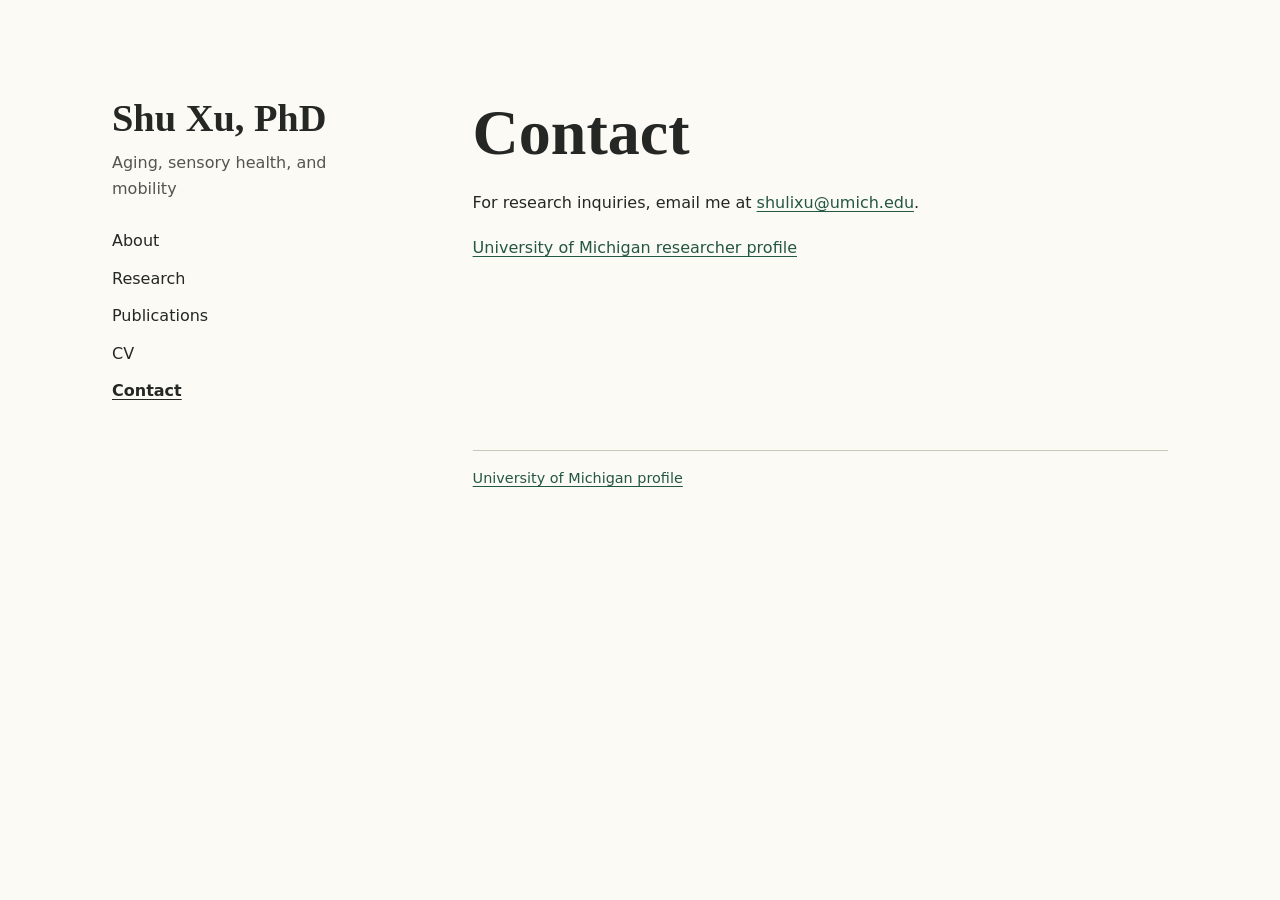
<file: contact.html>
<!doctype html>
<html lang="en">
<head>
  <meta charset="utf-8">
  <meta name="viewport" content="width=device-width, initial-scale=1">
  <meta name="description" content="University of Michigan research contact information for Shu Xu.">
  <title>Contact | Shu Xu, PhD</title>
  <link rel="stylesheet" href="styles.css">
</head>
<body>
  <a class="skip" href="#main">Skip to content</a>
  <div class="layout">
    <header>
      <a class="name" href="index.html">Shu Xu, PhD</a>
      <p class="subtitle">Aging, sensory health, and mobility</p>
      <nav aria-label="Main navigation">
        <ul>
          <li><a href="index.html">About</a></li>
          <li><a href="research.html">Research</a></li>
          <li><a href="publications.html">Publications</a></li>
          <li><a href="cv.html">CV</a></li>
          <li><a href="contact.html" aria-current="page">Contact</a></li>
        </ul>
      </nav>
    </header>
    <main id="main" tabindex="-1">
      <h1>Contact</h1>
      <p>For research inquiries, email me at <a href="mailto:shulixu@umich.edu">shulixu@umich.edu</a>.</p>
      <p><a href="https://src.isr.umich.edu/research/faculty-profiles/profiles/xushu/">University of Michigan researcher profile</a></p>
    </main>
    <footer><a href="https://src.isr.umich.edu/research/faculty-profiles/profiles/xushu/">University of Michigan profile</a></footer>
  </div>
</body>
</html>
</file>
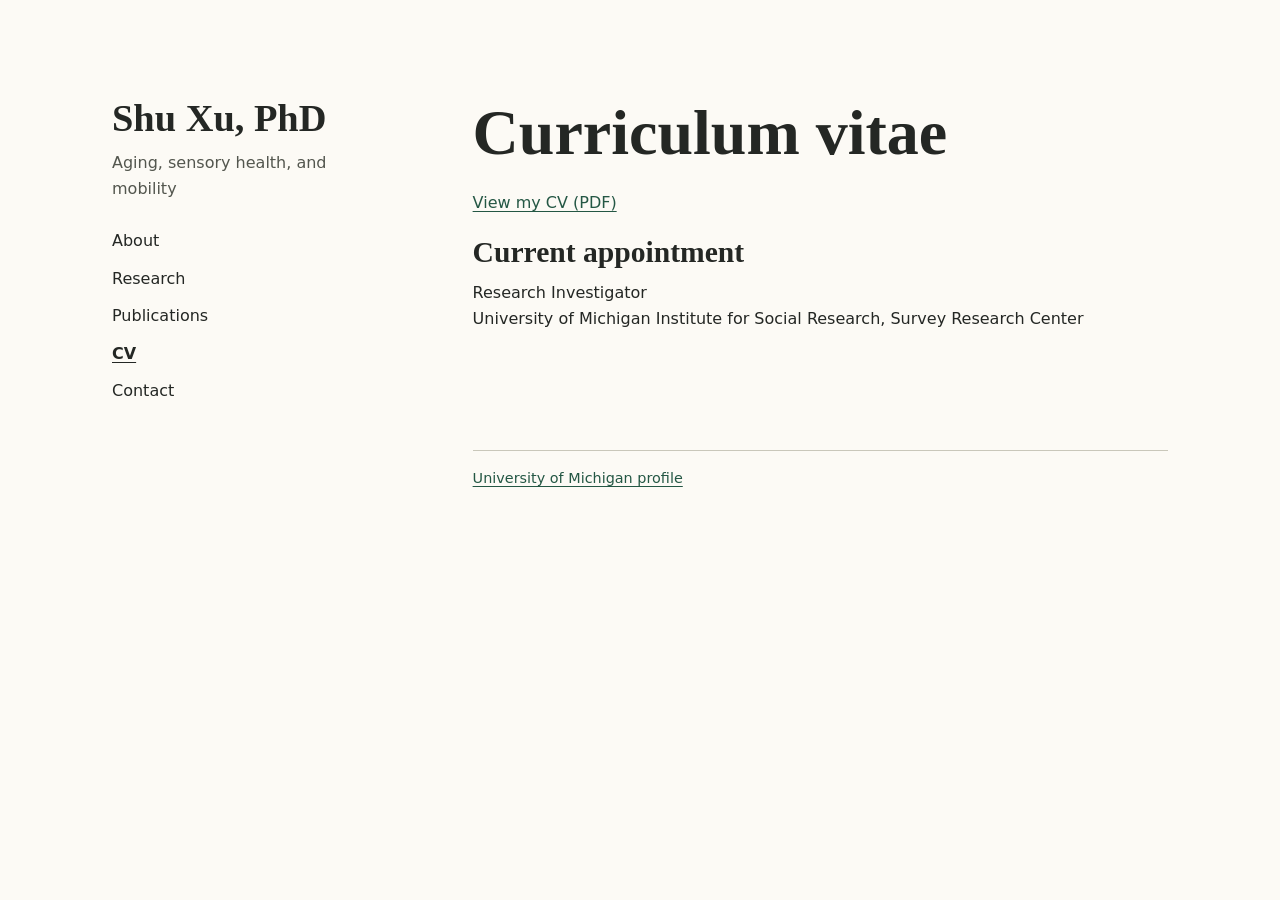
<file: cv.html>
<!doctype html>
<html lang="en">
<head>
  <meta charset="utf-8">
  <meta name="viewport" content="width=device-width, initial-scale=1">
  <meta name="description" content="Shu Xu’s curriculum vitae and current University of Michigan appointment.">
  <title>CV | Shu Xu, PhD</title>
  <link rel="stylesheet" href="styles.css">
</head>
<body>
  <a class="skip" href="#main">Skip to content</a>
  <div class="layout">
    <header>
      <a class="name" href="index.html">Shu Xu, PhD</a>
      <p class="subtitle">Aging, sensory health, and mobility</p>
      <nav aria-label="Main navigation">
        <ul>
          <li><a href="index.html">About</a></li>
          <li><a href="research.html">Research</a></li>
          <li><a href="publications.html">Publications</a></li>
          <li><a href="cv.html" aria-current="page">CV</a></li>
          <li><a href="contact.html">Contact</a></li>
        </ul>
      </nav>
    </header>
    <main id="main" tabindex="-1">
      <h1>Curriculum vitae</h1>
      <p><a href="https://api.isr.umich.edu/wp-content/uploads/2024/06/Shu-Xu_CV_2026.10.pdf">View my CV (PDF)</a></p>
      <h2>Current appointment</h2>
      <p>Research Investigator<br>University of Michigan Institute for Social Research, Survey Research Center</p>
    </main>
    <footer><a href="https://src.isr.umich.edu/research/faculty-profiles/profiles/xushu/">University of Michigan profile</a></footer>
  </div>
</body>
</html>
</file>
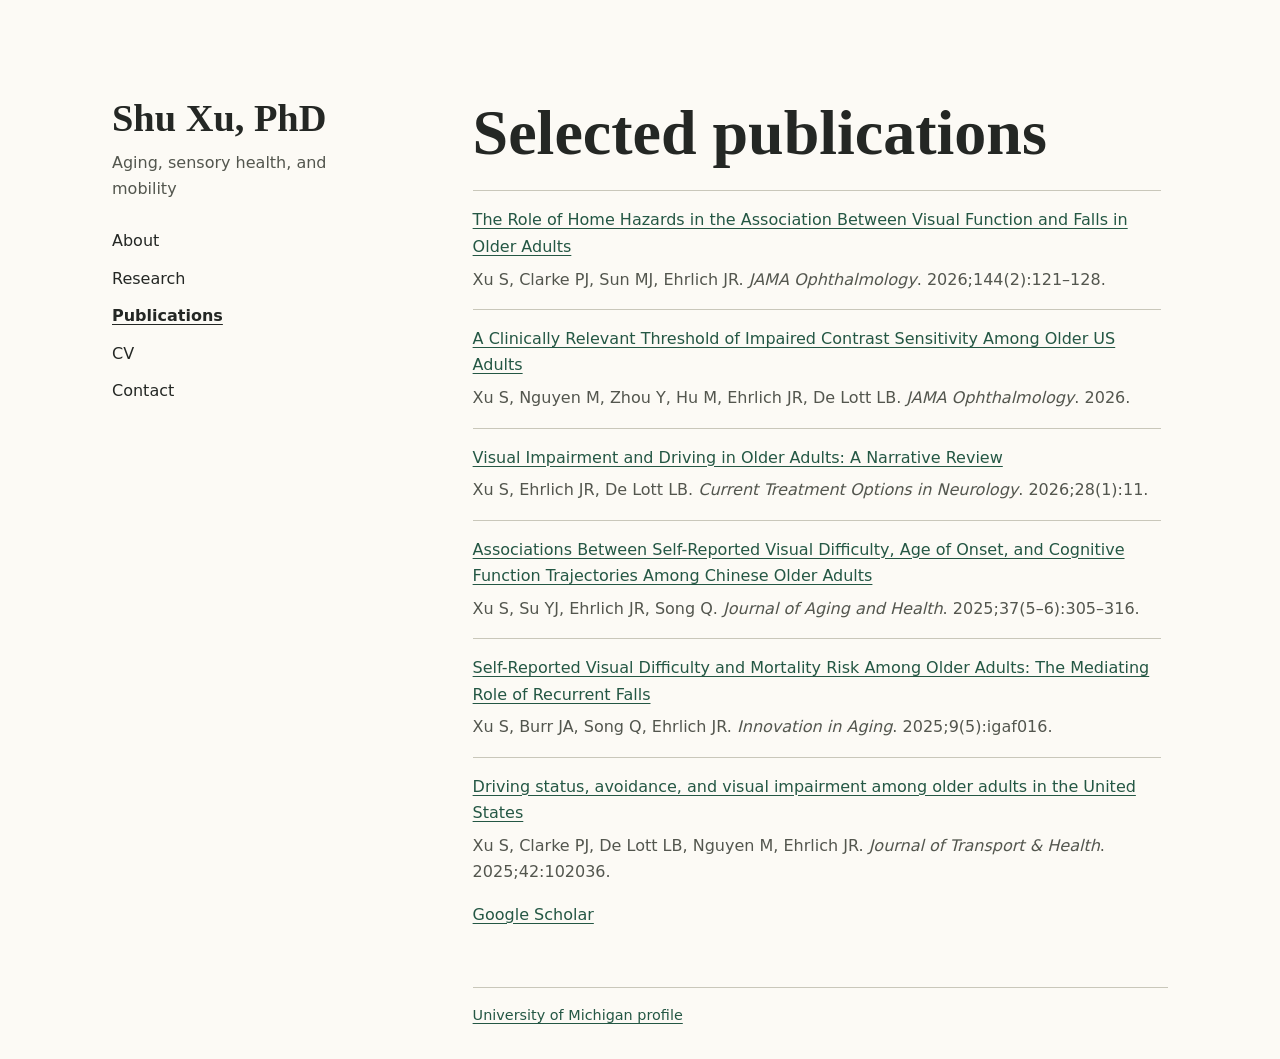
<file: publications.html>
<!doctype html>
<html lang="en">
<head>
  <meta charset="utf-8">
  <meta name="viewport" content="width=device-width, initial-scale=1">
  <meta name="description" content="Selected papers by Shu Xu on aging, mobility, and vision.">
  <title>Publications | Shu Xu, PhD</title>
  <link rel="stylesheet" href="styles.css">
</head>
<body>
  <a class="skip" href="#main">Skip to content</a>
  <div class="layout">
    <header>
      <a class="name" href="index.html">Shu Xu, PhD</a>
      <p class="subtitle">Aging, sensory health, and mobility</p>
      <nav aria-label="Main navigation">
        <ul>
          <li><a href="index.html">About</a></li>
          <li><a href="research.html">Research</a></li>
          <li><a href="publications.html" aria-current="page">Publications</a></li>
          <li><a href="cv.html">CV</a></li>
          <li><a href="contact.html">Contact</a></li>
        </ul>
      </nav>
    </header>
    <main id="main" tabindex="-1">
      <h1>Selected publications</h1>
      <ul class="publications">
        <li><a href="https://doi.org/10.1001/jamaophthalmol.2025.5057">The Role of Home Hazards in the Association Between Visual Function and Falls in Older Adults</a><p>Xu S, Clarke PJ, Sun MJ, Ehrlich JR. <cite>JAMA Ophthalmology</cite>. 2026;144(2):121–128.</p></li>
        <li><a href="https://doi.org/10.1001/jamaophthalmol.2026.1570">A Clinically Relevant Threshold of Impaired Contrast Sensitivity Among Older US Adults</a><p>Xu S, Nguyen M, Zhou Y, Hu M, Ehrlich JR, De Lott LB. <cite>JAMA Ophthalmology</cite>. 2026.</p></li>
        <li><a href="https://doi.org/10.1007/s11940-026-00871-z">Visual Impairment and Driving in Older Adults: A Narrative Review</a><p>Xu S, Ehrlich JR, De Lott LB. <cite>Current Treatment Options in Neurology</cite>. 2026;28(1):11.</p></li>
        <li><a href="https://doi.org/10.1177/08982643241247251">Associations Between Self-Reported Visual Difficulty, Age of Onset, and Cognitive Function Trajectories Among Chinese Older Adults</a><p>Xu S, Su YJ, Ehrlich JR, Song Q. <cite>Journal of Aging and Health</cite>. 2025;37(5–6):305–316.</p></li>
        <li><a href="https://doi.org/10.1093/geroni/igaf016">Self-Reported Visual Difficulty and Mortality Risk Among Older Adults: The Mediating Role of Recurrent Falls</a><p>Xu S, Burr JA, Song Q, Ehrlich JR. <cite>Innovation in Aging</cite>. 2025;9(5):igaf016.</p></li>
        <li><a href="https://doi.org/10.1016/j.jth.2025.102036">Driving status, avoidance, and visual impairment among older adults in the United States</a><p>Xu S, Clarke PJ, De Lott LB, Nguyen M, Ehrlich JR. <cite>Journal of Transport &amp; Health</cite>. 2025;42:102036.</p></li>
      </ul>
      <p><a href="https://scholar.google.com/citations?user=77U8j58AAAAJ&amp;hl=en">Google Scholar</a></p>
    </main>
    <footer><a href="https://src.isr.umich.edu/research/faculty-profiles/profiles/xushu/">University of Michigan profile</a></footer>
  </div>
</body>
</html>
</file>
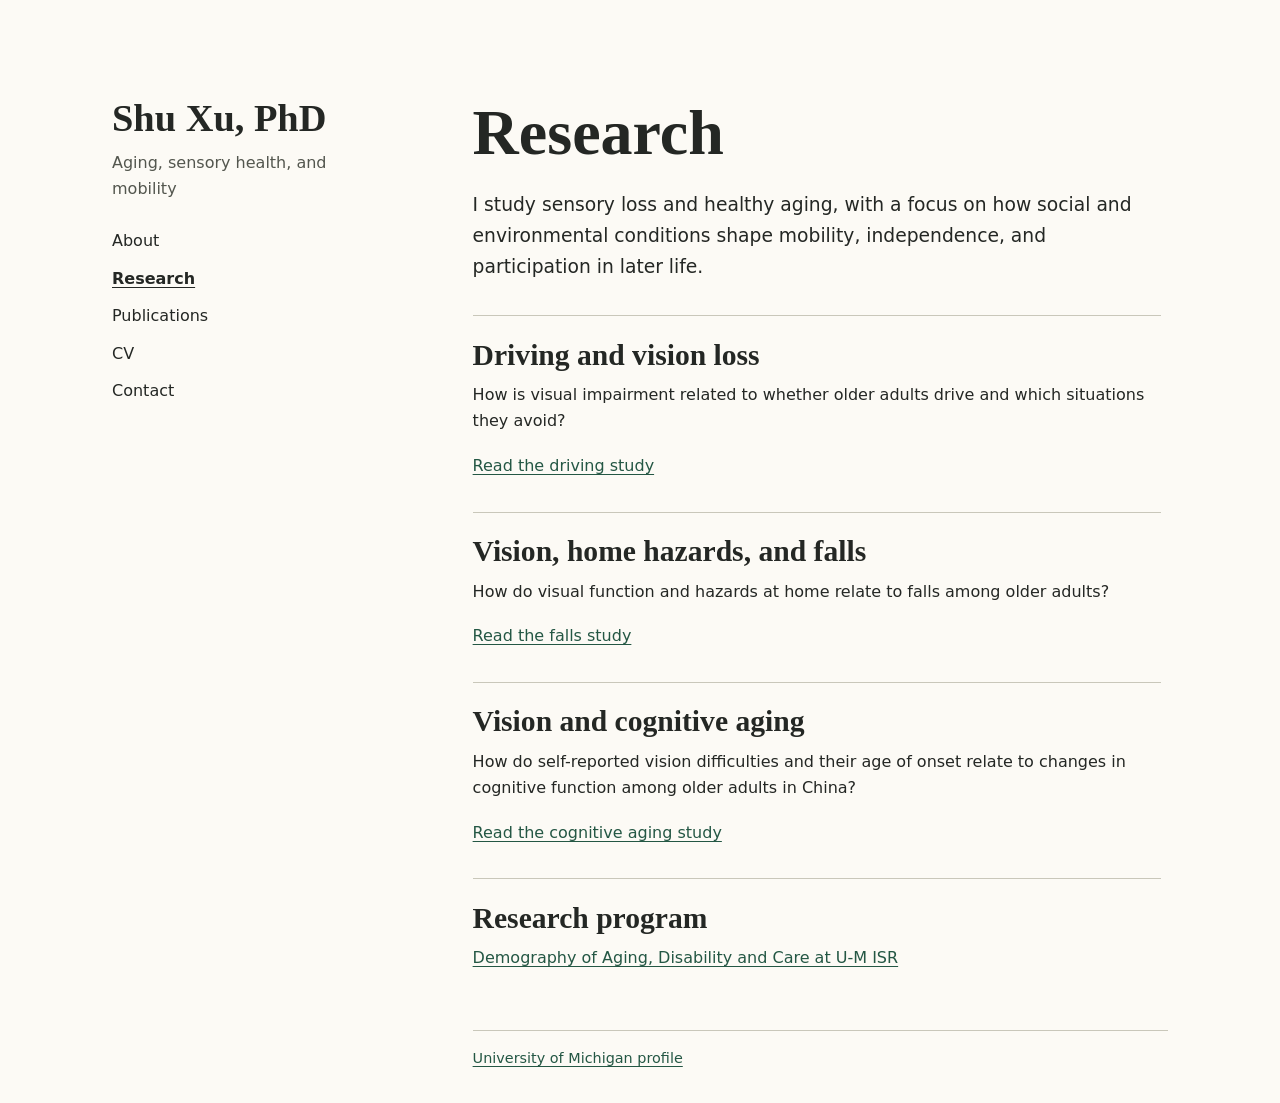
<file: research.html>
<!doctype html>
<html lang="en">
<head>
  <meta charset="utf-8">
  <meta name="viewport" content="width=device-width, initial-scale=1">
  <meta name="description" content="Research on sensory impairment, mobility, and aging by Shu Xu.">
  <title>Research | Shu Xu, PhD</title>
  <link rel="stylesheet" href="styles.css">
</head>
<body>
  <a class="skip" href="#main">Skip to content</a>
  <div class="layout">
    <header>
      <a class="name" href="index.html">Shu Xu, PhD</a>
      <p class="subtitle">Aging, sensory health, and mobility</p>
      <nav aria-label="Main navigation">
        <ul>
          <li><a href="index.html">About</a></li>
          <li><a href="research.html" aria-current="page">Research</a></li>
          <li><a href="publications.html">Publications</a></li>
          <li><a href="cv.html">CV</a></li>
          <li><a href="contact.html">Contact</a></li>
        </ul>
      </nav>
    </header>
    <main id="main" tabindex="-1">
      <h1>Research</h1>
      <p class="intro">I study sensory loss and healthy aging, with a focus on how social and environmental conditions shape mobility, independence, and participation in later life.</p>
      <section id="driving"><h2>Driving and vision loss</h2><p>How is visual impairment related to whether older adults drive and which situations they avoid?</p><p><a href="https://doi.org/10.1016/j.jth.2025.102036">Read the driving study</a></p></section>
      <section id="falls"><h2>Vision, home hazards, and falls</h2><p>How do visual function and hazards at home relate to falls among older adults?</p><p><a href="https://doi.org/10.1001/jamaophthalmol.2025.5057">Read the falls study</a></p></section>
      <section id="cognition"><h2>Vision and cognitive aging</h2><p>How do self-reported vision difficulties and their age of onset relate to changes in cognitive function among older adults in China?</p><p><a href="https://doi.org/10.1177/08982643241247251">Read the cognitive aging study</a></p></section>
      <section><h2>Research program</h2><p><a href="https://src.isr.umich.edu/research/projects/demography-of-aging-disability-and-care-dadc/">Demography of Aging, Disability and Care at U-M ISR</a></p></section>
    </main>
    <footer><a href="https://src.isr.umich.edu/research/faculty-profiles/profiles/xushu/">University of Michigan profile</a></footer>
  </div>
</body>
</html>
</file>
<file: styles.css>
:root {
  color-scheme: light;
  --ink: #242724;
  --muted: #53564e;
  --paper: #fcfaf5;
  --rule: #c9c7ba;
  --link: #245744;
  --focus: #974522;
  background: var(--paper);
  color: var(--ink);
  font: 1rem/1.65 system-ui, sans-serif;
}
* { box-sizing: border-box; }
body { margin: 0; }
a { color: var(--link); text-underline-offset: .2em; }
a:hover { text-decoration-thickness: .14em; }
:focus-visible { outline: 3px solid var(--focus); outline-offset: 4px; }
.skip { position: absolute; top: .75rem; left: 1rem; padding: .5rem .8rem; background: var(--paper); transform: translateY(-250%); }
.skip:focus { transform: none; }
.layout {
  width: min(100% - 2.5rem, 66rem);
  margin-inline: auto;
  padding-block: clamp(2rem, 8vw, 6rem) 2rem;
  display: grid;
  grid-template-columns: minmax(12rem, 1fr) minmax(0, 2.45fr);
  gap: 2.5rem clamp(2rem, 6vw, 5rem);
  align-items: start;
}
.name, h1, h2 { font-family: Georgia, "Times New Roman", serif; line-height: 1.15; }
.name { font-size: clamp(1.8rem, 4vw, 2.4rem); font-weight: bold; color: var(--ink); text-decoration: none; }
.subtitle { color: var(--muted); margin: .6rem 0 1.25rem; }
nav ul, .index, .publications { list-style: none; padding: 0; margin: 0; }
nav a { display: inline-block; padding: .35rem 0; color: var(--ink); text-decoration: none; }
nav a:hover, nav a[aria-current="page"] { text-decoration: underline; }
nav a[aria-current="page"] { font-weight: 700; }
main { max-width: 43rem; }
h1 { font-size: clamp(2.25rem, 6vw, 4rem); margin: 0 0 1.3rem; }
h2 { font-size: clamp(1.4rem, 4vw, 1.85rem); margin: 0 0 .65rem; }
p { margin: 0 0 1.15rem; }
.intro { font-size: 1.17rem; }
.links { display: flex; flex-wrap: wrap; gap: .5rem 1.2rem; }
section { border-top: 1px solid var(--rule); margin-top: 2rem; padding-top: 1.35rem; }
.index a { display: inline-block; padding-block: .3rem; }
.publications li { border-top: 1px solid var(--rule); padding-block: 1rem; }
.publications li p { margin: .4rem 0 0; color: var(--muted); }
footer { grid-column: 2; border-top: 1px solid var(--rule); padding-top: 1rem; font-size: .9rem; }
@media (max-width: 43rem) {
  .layout { grid-template-columns: minmax(0, 1fr); gap: 2rem; }
  header { border-bottom: 1px solid var(--rule); padding-bottom: .65rem; }
  nav ul { display: flex; flex-wrap: wrap; gap: .25rem 1rem; }
  footer { grid-column: auto; }
}

.portrait {
  display: block;
  width: min(5rem, 100%);
  height: auto;
  margin-bottom: .75rem;
}

@media (min-width: 44rem) {
  .portrait { width: 6rem; }
}
</file>
